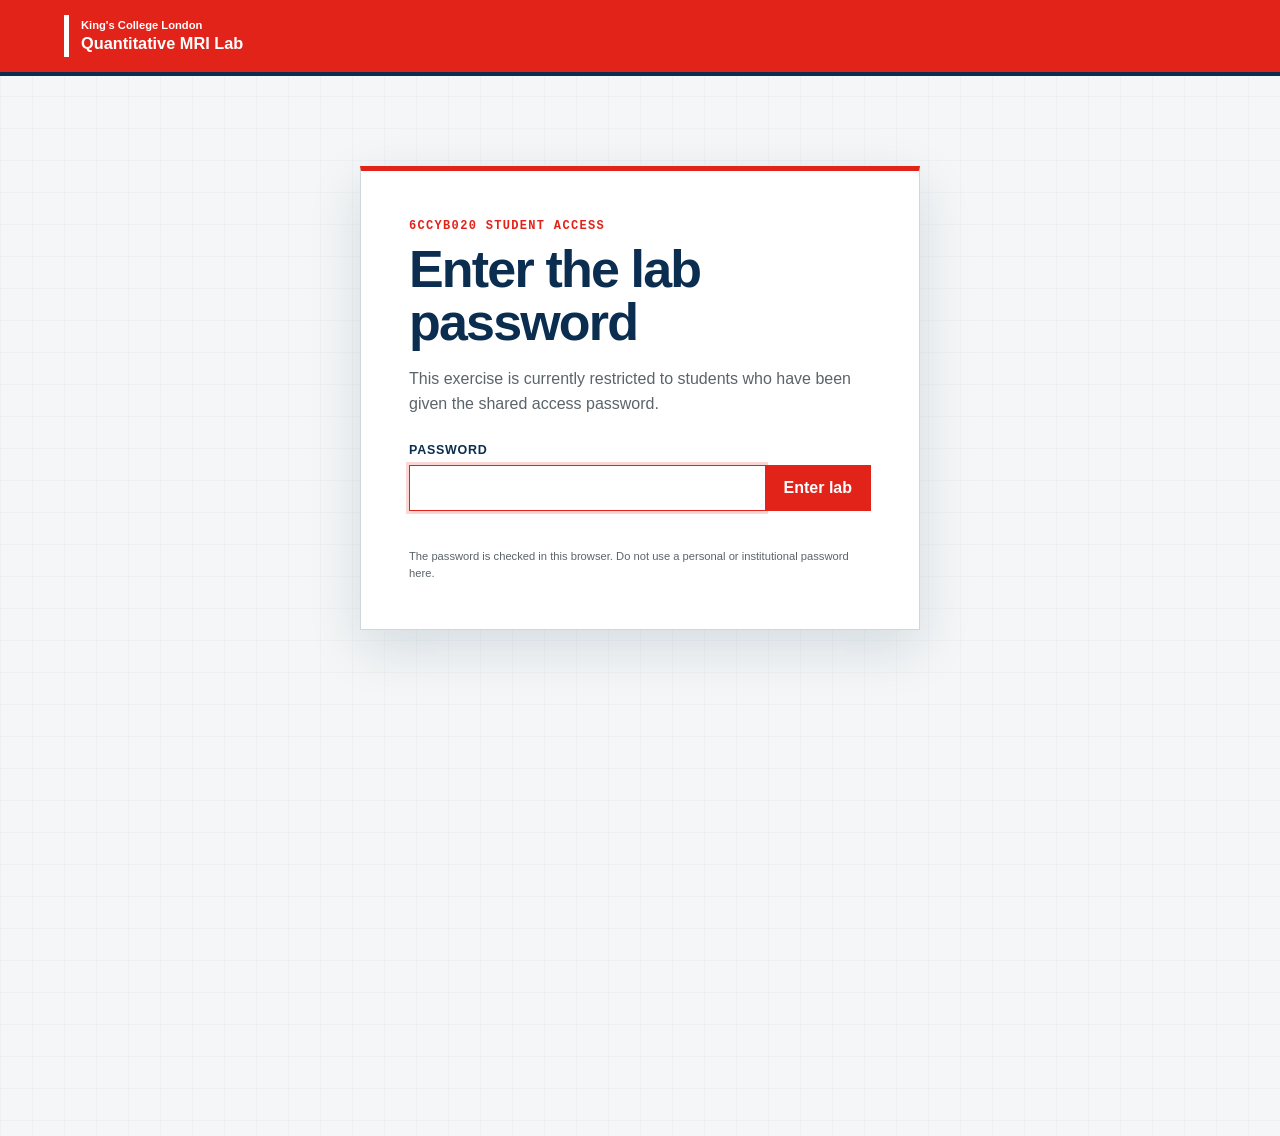
<file: index.html>
<!doctype html>
<html lang="en">
<head>
  <meta charset="utf-8">
  <meta name="viewport" content="width=device-width, initial-scale=1">
  <meta name="theme-color" content="#e2231a">
  <meta name="description" content="Interactive quantitative MRI lab for T1 and T2 mapping and acquisition design.">
  <title>Quantitative MRI Lab</title>
  <link rel="stylesheet" href="styles.css?v=20261107-2">
  <link rel="stylesheet" href="simulator.css?v=20261107-2">
  <link rel="stylesheet" href="kings.css?v=20261107-2">
</head>
<body class="locked">
  <section class="access-gate" id="accessGate" aria-labelledby="accessTitle">
    <header class="access-gate-header">
      <span class="brand-rule" aria-hidden="true"></span>
      <span><small>King's College London</small><strong>Quantitative MRI Lab</strong></span>
    </header>
    <form class="access-card" id="accessForm">
      <p class="eyebrow">6CCYB020 student access</p>
      <h1 id="accessTitle">Enter the lab password</h1>
      <p>This exercise is currently restricted to students who have been given the shared access password.</p>
      <label for="accessPassword">Password</label>
      <div class="access-input-row"><input id="accessPassword" name="password" type="password" autocomplete="current-password" required><button class="primary" type="submit">Enter lab</button></div>
      <p class="access-error" id="accessError" role="alert" aria-live="polite"></p>
      <small>The password is checked in this browser. Do not use a personal or institutional password here.</small>
    </form>
  </section>
  <header class="site-header">
    <a class="brand" href="#welcome" data-step-link="welcome" aria-label="Quantitative MRI Lab home">
      <span class="brand-rule" aria-hidden="true"></span><span class="brand-copy"><span class="institution">King's College London, School of Biomedical Engineering and Imaging Sciences</span><strong>Quantitative MRI Lab</strong></span>
    </a>
    <div class="header-progress" aria-label="Lab progress"><span id="progressText">0 of 5 sections explored</span><span class="progress-track"><span id="progressBar"></span></span></div>
  </header>
  <div class="app-shell">
    <nav class="step-nav" aria-label="Lab sections">
      <button data-step="welcome" class="active"><span>01</span>Start</button><button data-step="t1"><span>02</span>T1 recovery</button><button data-step="t2"><span>03</span>T2 decay</button><button data-step="maps"><span>04</span>Maps</button><button data-step="challenge"><span>05</span>Challenge</button>
    </nav>
    <main id="main">
      <section class="step active" id="welcome" data-step-panel="welcome">
        <div class="hero-grid">
          <div class="hero-copy"><p class="eyebrow">Formative quantitative MRI practical</p><h1>Make MRI quantitative</h1><p class="lede">Explore real phantom data, estimate relaxation times, and decide which measurements make a quantitative map trustworthy.</p><button class="primary" data-next="t1">Begin with T1 recovery</button></div>
          <figure class="phantom-card"><img src="assets/phantom.png" alt="Five sample tubes used to acquire the MRI datasets"><figcaption>The five samples appear in a different order in the MR images. You will identify them by their signal behaviour.</figcaption></figure>
        </div>
        <div class="learning-grid"><article><span>01</span><h2>Read the signal</h2><p>Connect inversion time and echo time to the observed image contrast.</p></article><article><span>02</span><h2>Interrogate the model</h2><p>Explain the role of TR, the scale factor S<sub>0</sub>, magnitude data, and residuals.</p></article><article><span>03</span><h2>Judge the map</h2><p>Use fit quality and spatial variation to distinguish a number from a reliable measurement.</p></article><article><span>04</span><h2>Design an acquisition</h2><p>Trade the number and placement of measurements against precision.</p></article></div>
        <p class="privacy-note">Your progress and answers stay in this browser. No student data are uploaded.</p>
      </section>
      <section class="step" id="t1" data-step-panel="t1">
        <div class="section-heading"><div><p class="eyebrow">Part 1</p><h1>Measure T1 with inversion recovery</h1></div><p>Move through the inversion times, then select a voxel inside one of the samples. The curve is assembled from the same location in all 26 images.</p></div>
        <div class="lab-grid">
          <article class="viewer-panel"><div class="panel-title"><div><span class="kicker">Image series</span><h2>Inversion recovery</h2></div><output id="t1Time">TI 100 ms</output></div><canvas id="t1Image" width="512" height="512" aria-label="Inversion recovery MRI image. Click a sample to select a voxel."></canvas><label class="range-label" for="t1Slider"><span>Inversion time</span><input id="t1Slider" type="range" min="0" max="25" value="0"><span>100 ms — 4000 ms</span></label><p class="microcopy">Click inside a sample. Avoid its edge, where a voxel may contain more than one material.</p></article>
          <article class="fit-panel"><div class="panel-title"><div><span class="kicker">Selected voxel</span><h2>Recovery and residuals</h2></div><span id="t1Coord" class="coord">x 32 · y 36</span></div><canvas id="t1Chart" width="760" height="420" aria-label="T1 signal measurements, fitted inversion recovery curve, and residuals"></canvas><div class="metric-row"><div><small>Estimated T1</small><strong id="t1Value">—</strong></div><div><small>Scale S<sub>0</sub></small><strong id="t1S0">—</strong></div><div><small>Fit RMSE</small><strong id="t1Rmse">—</strong></div></div><details><summary>Show the model and fitting approach</summary><div class="math-block">S(TI) = |S<sub>0</sub>(1 − 2e<sup>−TI/T1</sup>)|</div><p>For each possible T1, the browser finds the best S<sub>0</sub>, then keeps the pair with the smallest squared residual. The residual plot shows the signed difference between each measurement and the fitted curve, making systematic model mismatch easier to identify.</p></details></article>
        </div>
        <div class="question-grid"><article class="question" data-question="t1tr"><p class="question-number">Check your reasoning</p><h2>Why is the TR term absent from this fit?</h2><button data-choice="wrong">TR affects only T2.</button><button data-choice="right">TR was long enough for near-complete recovery.</button><button data-choice="wrong">Magnitude reconstruction removes TR dependence.</button><p class="feedback" aria-live="polite"></p></article><article class="question" data-question="t1mag"><p class="question-number">Look near the null point</p><h2>Why fit the absolute value?</h2><button data-choice="wrong">Relaxation times cannot be negative.</button><button data-choice="wrong">It makes nonlinear fitting faster.</button><button data-choice="right">The reconstructed magnitude image does not preserve signal sign.</button><p class="feedback" aria-live="polite"></p></article></div>
        <div class="section-actions"><button class="secondary" data-next="welcome">Back</button><button class="primary" data-next="t2">Continue to T2 decay</button></div>
      </section>
      <section class="step" id="t2" data-step-panel="t2">
        <div class="section-heading"><div><p class="eyebrow">Part 2</p><h1>Measure T2 with multiple spin echoes</h1></div><p>The same phantom was imaged at 30 echo times. Inspect the decay and use the residuals to decide whether a single exponential describes every measurement.</p></div>
        <div class="lab-grid">
          <article class="viewer-panel"><div class="panel-title"><div><span class="kicker">Image series</span><h2>Spin echo</h2></div><output id="t2Time">TE 15 ms</output></div><canvas id="t2Image" width="512" height="512" aria-label="Spin echo MRI image. Click a sample to select a voxel."></canvas><label class="range-label" for="t2Slider"><span>Echo time</span><input id="t2Slider" type="range" min="0" max="29" value="0"><span>15 ms — 450 ms</span></label><p class="microcopy">At long TE, which samples remain visible? That persistence is evidence about T2, not simply brightness.</p></article>
          <article class="fit-panel"><div class="panel-title"><div><span class="kicker">Selected voxel</span><h2>Decay and residuals</h2></div><span id="t2Coord" class="coord">x 32 · y 36</span></div><canvas id="t2Chart" width="760" height="420" aria-label="T2 signal measurements, fitted exponential, and residuals"></canvas><div class="metric-row"><div><small>Estimated T2</small><strong id="t2Value">—</strong></div><div><small>Scale S<sub>0</sub></small><strong id="t2S0">—</strong></div><div><small>Fit RMSE</small><strong id="t2Rmse">—</strong></div></div><details><summary>Show the model and fitting approach</summary><div class="math-block">S(TE) = S<sub>0</sub>e<sup>−TE/T2</sup></div><p>The TR-dependent contribution is constant across this series and is absorbed into the fitted scale S<sub>0</sub>. The residual plot helps reveal structure that a single exponential misses.</p></details></article>
        </div>
        <article class="question wide" data-question="t2res"><p class="question-number">Evidence in the residuals</p><h2>Which pattern appears repeatedly in this dataset?</h2><div class="choice-row"><button data-choice="wrong">Only the final echo deviates</button><button data-choice="right">Successive echoes alternate around the fit</button><button data-choice="wrong">Every echo has the same offset</button></div><p class="feedback" aria-live="polite"></p></article>
        <div class="section-actions"><button class="secondary" data-next="t1">Back</button><button class="primary" data-next="maps">Build quantitative maps</button></div>
      </section>
      <section class="step" id="maps" data-step-panel="maps">
        <div class="section-heading"><div><p class="eyebrow">Part 3</p><h1>Generate maps</h1></div><p>A map is not calculated from the image as a whole. The signal curve is fitted independently at every included voxel, and each fitted value becomes one coloured map pixel.</p></div>
        <div class="map-toolbar"><div class="segmented" role="group" aria-label="Map parameter"><button class="active" data-map-mode="t1">T1 map</button><button data-map-mode="t2">T2 map</button></div><label for="maskThreshold">Mask threshold <input id="maskThreshold" type="range" min="5" max="55" value="20"><output id="maskOutput">20%</output></label><button class="primary" id="calculateMap">Calculate map</button></div>
        <div class="map-process" aria-label="Voxel-wise map calculation">
          <article><span class="process-number">01</span><div><span class="kicker">Measurements</span><h2>Weighted image series</h2></div><div class="image-stack" aria-hidden="true"><i></i><i></i><i></i></div><p>Take the signal from the same voxel in every image.</p></article>
          <span class="process-arrow" aria-hidden="true">→</span>
          <article><span class="process-number">02</span><div><span class="kicker">Voxel fit</span><h2 id="mapFitTitle">Waiting to calculate</h2></div><canvas id="mapFitCanvas" width="420" height="190" aria-label="Signal measurements and fitted curve for the voxel currently being calculated"></canvas><p id="mapFitLabel">Press Calculate map to begin fitting voxels.</p></article>
          <span class="process-arrow" aria-hidden="true">→</span>
          <article class="value-process"><span class="process-number">03</span><div><span class="kicker">Store the estimate</span><h2>One fitted value becomes one map pixel</h2></div><strong id="mapVoxelValue">— ms</strong><p>Colour encodes the fitted relaxation time, not image brightness.</p></article>
        </div>
        <div class="map-progress" aria-live="polite"><span id="mapProgressText">Map not yet calculated</span><span class="map-progress-track"><span id="mapProgressBar"></span></span></div>
        <div class="map-grid"><article class="map-card"><canvas id="mapCanvas" width="640" height="640" aria-label="Quantitative relaxation map appearing as voxels are fitted"></canvas><div class="colour-key"><span>short</span><i></i><span>long</span></div></article><article class="interpret-card"><span class="kicker">Interpretation</span><h2 id="mapTitle">T1 map awaiting calculation</h2><p id="mapDescription">Choose the parameter and mask, then calculate the voxel-wise map.</p><table><thead><tr><th>Sample</th><th id="meanHead">Mean T1</th><th>Spatial SD</th><th>CV</th></tr></thead><tbody id="mapTable"></tbody></table><p class="microcopy">The sample numbers run from left to right in the MR image. Spatial variation includes image noise and model mismatch; it is not a confidence interval on the mean.</p><article class="callout"><strong>Ask before accepting a map</strong><p>Does the curve fit? Is the mask sensible? Are the measurements placed where they constrain the parameter?</p></article></article></div>
        <div class="section-actions"><button class="secondary" data-next="t2">Back</button><button class="primary" data-next="challenge">Continue to the challenge</button></div>
      </section>
      <section class="step" id="challenge" data-step-panel="challenge">
        <div class="section-heading"><div><p class="eyebrow">Final challenge</p><h1>Minimise the total scan duration</h1></div><p>Design separate T1 and T2 protocols that both meet the precision criterion, then make their summed scan duration as short as possible.</p></div>
        <article class="challenge-brief"><div><span class="kicker">Synthetic experiment</span><h2>Measure T1 and T2 most efficiently</h2></div><p>This challenge uses a numerical phantom with five perfectly homogeneous samples. Every voxel in a sample has the same PD, T1 and T2; only the added Gaussian image noise causes fitted values to vary. The noise is fixed so an identical protocol always gives an identical result. A protocol qualifies when every sample has CV below 10%.</p></article>
        <div class="challenge-grid">
          <article class="control-card">
            <div class="field"><label>Parameter to measure</label><div class="segmented"><button class="active" data-challenge-mode="t1">T1</button><button data-challenge-mode="t2">T2</button></div></div>
            <div class="plan-heading"><div><span class="kicker">Scanner protocol</span><h2>One row produces one weighted image</h2></div></div>
            <div class="plan-scroll"><table class="protocol-table"><thead><tr><th>#</th><th>Sequence</th><th>TI (ms)</th><th>TR (ms)</th><th>TE (ms)</th><th></th></tr></thead><tbody id="planRows"></tbody></table></div>
            <p class="protocol-ranges"><strong>Allowed ranges:</strong> 5 ≤ TE ≤ 500 ms · TE ≤ TR ≤ 10,000 ms · 0 ≤ TI ≤ TR − TE</p>
            <button class="add-row" id="addMeasurement">+ Add measurement</button>
            <div class="scan-time-estimate"><span>Current estimated scan time</span><strong id="currentScanTime">Add measurements</strong><small>Each row is treated as a separate 64-line image: time ≈ 64 × TR.</small></div>
            <div id="protocolValidity" class="protocol-validity" role="status">Add measurements to check the protocol timing.</div>
            <button class="primary full" id="runChallenge">Acquire images and fit</button>
            <p class="microcopy">T1 can be measured with spin echo by varying TR while keeping TE fixed (saturation recovery). Inversion recovery provides an alternative by varying TI. Change one decision at a time and predict how the image contrast will respond.</p>
          </article>
          <article class="result-card">
            <div class="result-header"><div><span class="kicker">Latest acquisition</span><h2 id="challengeVerdict">Ready to scan</h2></div><strong id="challengeScore">—</strong></div>
            <div class="sim-view-grid"><div><canvas id="simulatedImage" class="selectable-image" width="512" height="512" aria-label="Selected simulated noisy weighted MRI image. Click a voxel to inspect its fitted signal."></canvas><p id="simImageLabel" class="image-label">Weighted images will appear here. After acquisition, click a sample voxel to inspect its fit.</p></div><div class="result-plot"><div class="plot-toolbar"><div class="segmented" role="group" aria-label="Result plot"><button class="active" data-result-view="distribution">Distributions</button><button data-result-view="fit">Selected voxel fit</button></div><p id="plotHelp">Violin width shows the density of voxel estimates. Red lines mark the true values; white dots mark measured means.</p></div><canvas id="challengeChart" width="760" height="430" aria-label="Distribution of fitted parameters for each sample"></canvas></div></div>
            <div id="acquisitionStrip" class="acquisition-strip" aria-label="Acquired images"></div>
            <div id="challengeFeedback" class="challenge-feedback">Create a protocol, then acquire the image series.</div>
            <section class="scan-scoreboard" aria-labelledby="scoreboardTitle"><header><div><span class="kicker">Combined challenge</span><h3 id="scoreboardTitle">Best qualifying protocols</h3></div><strong id="totalBestTime">Complete T1 and T2</strong></header><div class="score-row"><span>T1 measurement</span><strong id="t1BestTime">Not yet qualified</strong><small id="t1BestMeta">Worst CV must be below 10%</small></div><div class="score-row"><span>T2 measurement</span><strong id="t2BestTime">Not yet qualified</strong><small id="t2BestMeta">Worst CV must be below 10%</small></div><p>Combined time is calculated only after both separate measurements qualify.</p></section>
            <section class="submission-card" aria-labelledby="submissionTitle"><div><span class="kicker">Prize submission</span><h3 id="submissionTitle">Create a verifiable result</h3><p>After both measurements qualify, generate a code containing your best T1 and T2 protocols and their verified total time. Submit the code and displayed time through the Microsoft Form.</p></div><button class="primary" id="generateSubmission" disabled>Qualify T1 and T2 first</button><p id="submissionStatus" class="submission-status" role="status" aria-live="polite"></p><div id="submissionOutput" class="submission-output" hidden><label for="submissionCode">Submission code</label><textarea id="submissionCode" rows="4" readonly spellcheck="false"></textarea><button class="secondary" id="copySubmission" type="button">Copy code</button><small>The code contains protocol timings and calculated results, but no name, student number or other personal information.</small></div></section>
          </article>
        </div>
        <details class="implementation-note"><summary>Code view: simulation, fitting and scan-time estimate</summary><div class="code-explanation"><h3>Signal simulation</h3><p>Every voxel has hidden values for proton density ρ, T1 and T2. A spin-echo row generates</p><div class="math-block">S = |ρ(1 − e<sup>−TR/T1</sup>)e<sup>−TE/T2</sup>| + ε</div><p>The recovery term changes with TR, so a series of spin-echo images with different TR values and a fixed TE can be fitted for T1. This is a saturation-recovery measurement.</p><p>An inversion-recovery row generates</p><div class="math-block">S = |ρ(1 − 2e<sup>−TI/T1</sup> + e<sup>−TR/T1</sup>)e<sup>−TE/T2</sup>| + ε</div><p>ε is independent zero-mean Gaussian noise with standard deviation 0.02 in the normalised signal units. It is added after taking the signal magnitude, matching the original MATLAB simulator and avoiding an additional magnitude-noise bias. The pseudorandom noise is deterministically seeded from the measurement settings, so repeating or reordering an otherwise identical protocol cannot produce a more favourable noise realisation.</p><h3>One joint fit for any mixture</h3><p>The fitter does not split spin-echo and inversion-recovery images into separate analyses. For each voxel it tests a grid of candidate T1 and T2 pairs. For every pair it evaluates the appropriate equation for each protocol row, solves analytically for the single shared scale ρ, and calculates the sum of squared residuals across all acquired images. The T1, T2 and ρ combination with the smallest residual is retained.</p><p>With only one sequence type, two images can be sufficient: their timing must create different sensitivity to the requested parameter while keeping unwanted weighting controlled. For T1, spin echo needs different TR values with TE fixed; inversion recovery can instead vary TI. For T2, use different TE values with the same recovery settings. A protocol mixing spin echo and inversion recovery has three unknowns in the joint model, so at least three independent measurements are required. Those measurements must vary both recovery weighting and echo-time weighting to separate T1, T2 and ρ.</p><h3>Scan-time model</h3><p>For this challenge, T1 and T2 are optimised as separate measurements. Every protocol row represents a separately acquired 64-line image, so its estimated duration is 64 × TR. The protocol time is the sum across its rows, and the final score is the shortest qualifying T1 time plus the shortest qualifying T2 time. Multi-echo readouts and parallel imaging are not modelled.</p><h3>Reading the plots</h3><p>Each violin contains the fitted voxel values from one sample. Its width shows where estimates are concentrated, the white dot marks their mean, and the red line marks the true mean. Clicking a weighted image selects a voxel and displays that voxel’s measured signals and the predictions from the joint fit in acquisition order.</p></div></details>
        <div class="section-actions"><button class="secondary" data-next="maps">Back to maps</button><button class="primary" data-next="welcome">Return to the start</button></div>
      </section>
    </main>
  </div>
  <div id="status" class="status" role="status" aria-live="polite">Loading MRI datasets…</div>
  <script src="gate.js?v=20261107-2"></script>
</body>
</html>
</file>
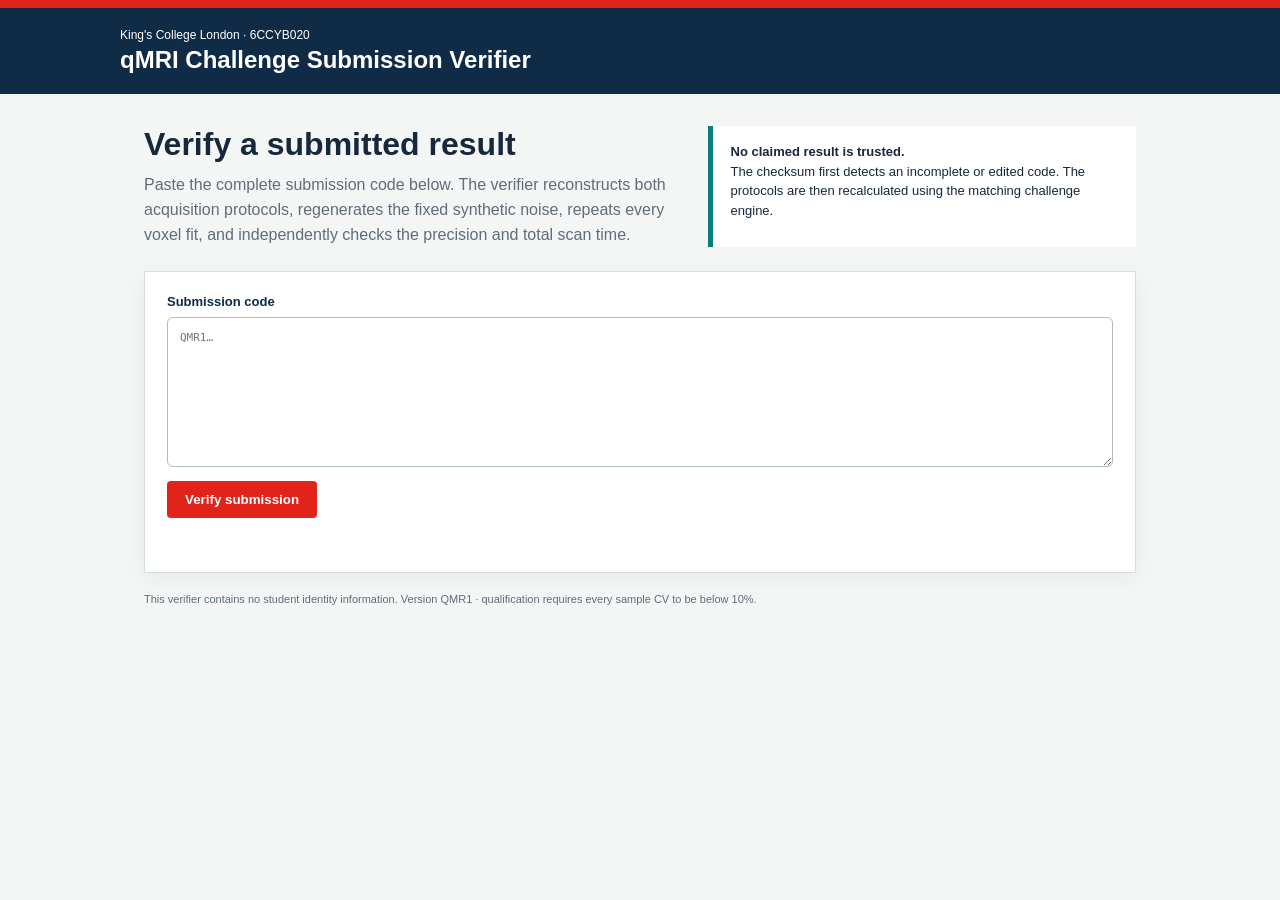
<file: tools/verifier.html>
<!doctype html>
<html lang="en">
<head>
  <meta charset="utf-8">
  <meta name="viewport" content="width=device-width, initial-scale=1">
  <meta name="theme-color" content="#e2231a">
  <meta name="robots" content="noindex,nofollow">
  <title>qMRI Challenge Submission Verifier</title>
  <style>
    :root{--red:#e2231a;--navy:#102b46;--teal:#087e7a;--muted:#5f6c7b;--line:#d5dde1;--paper:#f4f6f5;--good:#087e7a;--bad:#b52d25}*{box-sizing:border-box}body{margin:0;color:#17283d;background:var(--paper);font-family:Arial,Helvetica,sans-serif}.header{padding:20px max(24px,calc((100vw - 1040px)/2));color:white;background:var(--navy);border-top:8px solid var(--red)}.header small,.header strong{display:block}.header small{margin-bottom:4px;font-size:12px}.header strong{font-size:24px}main{max-width:1040px;margin:32px auto;padding:0 24px 60px}.intro{display:grid;grid-template-columns:1fr .8fr;gap:28px;margin-bottom:24px}.intro h1{margin:0 0 10px;font-size:32px}.intro p{margin:0;color:var(--muted);line-height:1.55}.note{padding:16px 18px;border-left:5px solid var(--teal);background:white;font-size:13px;line-height:1.5}.card{padding:22px;border:1px solid var(--line);background:white;box-shadow:0 5px 20px rgba(16,43,70,.06)}label{display:block;margin-bottom:8px;color:var(--navy);font-size:13px;font-weight:800}textarea{display:block;width:100%;min-height:150px;padding:12px;border:1px solid #aebbc3;border-radius:6px;font:11px/1.5 ui-monospace,"SFMono-Regular",Consolas,monospace;resize:vertical}button{margin-top:14px;padding:11px 18px;border:0;border-radius:4px;color:white;background:var(--red);font-weight:800;cursor:pointer}button:disabled{cursor:wait;opacity:.65}.status{min-height:20px;margin:12px 0 0;color:var(--muted);font-size:13px}.result{margin-top:22px}.verdict{display:flex;justify-content:space-between;align-items:center;gap:16px;padding:18px 20px;color:white;background:var(--good)}.verdict.bad{background:var(--bad)}.verdict h2{margin:0;font-size:20px}.verdict strong{font:800 21px ui-monospace,"SFMono-Regular",Consolas,monospace}.metrics{display:grid;grid-template-columns:repeat(3,1fr);border:1px solid var(--line);border-top:0}.metric{padding:15px;border-right:1px solid var(--line)}.metric:last-child{border-right:0}.metric small,.metric strong{display:block}.metric small{color:var(--muted);font-size:10px;text-transform:uppercase;letter-spacing:.08em}.metric strong{margin:5px 0;color:var(--navy);font-size:18px}.metric span{font-size:11px}.protocols{display:grid;grid-template-columns:1fr 1fr;gap:20px;margin-top:20px}.protocol{padding:16px;border:1px solid var(--line);background:white}.protocol h3{margin:0 0 12px;color:var(--navy)}table{width:100%;border-collapse:collapse;font-size:11px}th,td{padding:7px 5px;border-bottom:1px solid var(--line);text-align:right}th:first-child,td:first-child{text-align:left}.error{padding:16px 18px;border-left:5px solid var(--bad);color:#802019;background:#fff0ee;font-weight:700}.foot{margin-top:18px;color:var(--muted);font-size:11px;line-height:1.5}@media(max-width:720px){.intro,.protocols{grid-template-columns:1fr}.metrics{grid-template-columns:1fr}.metric{border-right:0;border-bottom:1px solid var(--line)}.verdict{align-items:flex-start;flex-direction:column}}
  </style>
</head>
<body>
  <header class="header"><small>King's College London · 6CCYB020</small><strong>qMRI Challenge Submission Verifier</strong></header>
  <main>
    <section class="intro"><div><h1>Verify a submitted result</h1><p>Paste the complete submission code below. The verifier reconstructs both acquisition protocols, regenerates the fixed synthetic noise, repeats every voxel fit, and independently checks the precision and total scan time.</p></div><aside class="note"><strong>No claimed result is trusted.</strong><br>The checksum first detects an incomplete or edited code. The protocols are then recalculated using the matching challenge engine.</aside></section>
    <form class="card" id="verifyForm"><label for="code">Submission code</label><textarea id="code" required spellcheck="false" autocomplete="off" placeholder="QMR1…"></textarea><button id="verifyButton" type="submit">Verify submission</button><p class="status" id="status" role="status" aria-live="polite"></p></form>
    <section class="result" id="result" hidden></section>
    <p class="foot">This verifier contains no student identity information. Version <span id="engineVersion">—</span> · qualification requires every sample CV to be below 10%.</p>
  </main>
  <script src="../challenge-core.js?v=20261107-2"></script>
  <script>
    const form=document.querySelector('#verifyForm'),button=document.querySelector('#verifyButton'),status=document.querySelector('#status'),result=document.querySelector('#result');
    document.querySelector('#engineVersion').textContent=QMRIChallenge.VERSION;
    const formatDuration=seconds=>{const rounded=Math.round(seconds);if(rounded<60)return`${rounded} s`;const minutes=Math.floor(rounded/60),secs=rounded%60;return secs?`${minutes} min ${String(secs).padStart(2,'0')} s`:`${minutes} min`};
    const protocolTable=plan=>`<table><thead><tr><th>Sequence</th><th>TI</th><th>TR</th><th>TE</th></tr></thead><tbody>${plan.map(m=>`<tr><td>${m.sequence==='ir'?'IR':'Spin echo'}</td><td>${m.sequence==='ir'?m.ti:'—'}</td><td>${m.tr}</td><td>${m.te}</td></tr>`).join('')}</tbody></table>`;
    form.addEventListener('submit',async event=>{
      event.preventDefault();result.hidden=true;button.disabled=true;button.textContent='Recalculating…';status.textContent='Checking the code and repeating both voxel-wise simulations and fits…';
      await new Promise(resolve=>requestAnimationFrame(()=>resolve()));
      try{
        const verification=await QMRIChallenge.verifySubmissionCode(document.querySelector('#code').value),a1=verification.analyses.t1,a2=verification.analyses.t2;
        const verdict=verification.valid?'Verified qualifying result':'Result rejected';
        result.innerHTML=`<div class="verdict ${verification.valid?'':'bad'}"><h2>${verdict}</h2><strong>${formatDuration(verification.totalSeconds)} total</strong></div><div class="metrics"><div class="metric"><small>T1 measurement</small><strong>${formatDuration(a1.seconds)}</strong><span>${a1.worst.toFixed(1)}% worst CV · ${a1.qualifies?'qualifies':'does not qualify'}</span></div><div class="metric"><small>T2 measurement</small><strong>${formatDuration(a2.seconds)}</strong><span>${a2.worst.toFixed(1)}% worst CV · ${a2.qualifies?'qualifies':'does not qualify'}</span></div><div class="metric"><small>Integrity checks</small><strong>${verification.checksumValid&&verification.resultMatches?'Passed':'Failed'}</strong><span>Code ${verification.payload.v} · claimed and recalculated results ${verification.resultMatches?'match':'do not match'}</span></div></div><div class="protocols"><section class="protocol"><h3>T1 protocol</h3>${protocolTable(verification.plans.t1)}</section><section class="protocol"><h3>T2 protocol</h3>${protocolTable(verification.plans.t2)}</section></div>`;
        result.hidden=false;status.textContent=verification.valid?'Verification complete. The time, protocols and qualification all agree.':'Verification complete, but the submission did not pass every check.';
      }catch(error){result.innerHTML=`<div class="error">${error.message}</div>`;result.hidden=false;status.textContent='The submission could not be verified.';}
      finally{button.disabled=false;button.textContent='Verify submission';}
    });
  </script>
</body>
</html>
</file>
<file: styles.css>
:root{--ink:#122238;--muted:#627086;--paper:#f5f6f2;--white:#fff;--line:#d9ded8;--navy:#102b46;--teal:#087e7a;--teal-dark:#075d5b;--lime:#c8e46b;--coral:#e86d55;--gold:#d89b2b;--shadow:0 18px 50px rgba(16,43,70,.10);font-family:Inter,ui-sans-serif,system-ui,-apple-system,BlinkMacSystemFont,"Segoe UI",sans-serif;color:var(--ink);background:var(--paper)}*{box-sizing:border-box}html{scroll-behavior:smooth}body{margin:0;min-height:100vh;background:linear-gradient(140deg,#f7f8f4,#eef2ee)}button,input,select{font:inherit}.site-header{height:78px;padding:0 32px;border-bottom:1px solid var(--line);background:rgba(255,255,255,.92);backdrop-filter:blur(16px);display:flex;align-items:center;justify-content:space-between;position:sticky;top:0;z-index:20}.brand{display:flex;align-items:center;gap:12px;color:var(--ink);text-decoration:none}.brand-mark{width:42px;height:42px;border-radius:50%;display:grid;place-items:center;background:var(--navy);color:var(--lime);font-family:Georgia,serif;font-size:28px;font-style:italic}.brand strong{display:block;font-size:16px}.brand small{display:block;color:var(--muted);margin-top:2px}.header-progress{display:flex;align-items:center;gap:12px;color:var(--muted);font-size:13px}.progress-track{width:150px;height:7px;border-radius:10px;background:#e5e9e4;overflow:hidden}.progress-track span{display:block;width:0;height:100%;background:var(--teal);transition:width .3s}.app-shell{display:grid;grid-template-columns:220px minmax(0,1fr);max-width:1500px;margin:0 auto}.step-nav{padding:34px 20px;position:sticky;top:78px;height:calc(100vh - 78px);border-right:1px solid var(--line);display:flex;flex-direction:column;gap:8px}.step-nav button{border:0;background:transparent;border-radius:10px;padding:13px 14px;text-align:left;color:var(--muted);cursor:pointer;font-weight:650;transition:.2s}.step-nav button span{display:inline-grid;place-items:center;width:27px;height:27px;margin-right:9px;border:1px solid var(--line);border-radius:50%;font-size:11px}.step-nav button em{display:block;margin:3px 0 0 40px;font-size:10px;font-style:normal;text-transform:uppercase;letter-spacing:.08em;color:var(--teal)}.step-nav button:hover,.step-nav button.active{background:var(--white);color:var(--navy);box-shadow:0 5px 20px rgba(16,43,70,.07)}.step-nav button.active span{background:var(--teal);border-color:var(--teal);color:white}main{min-width:0;padding:52px clamp(28px,5vw,76px) 80px}.step{display:none;animation:rise .35s ease}.step.active{display:block}@keyframes rise{from{opacity:.3;transform:translateY(8px)}to{opacity:1;transform:none}}.eyebrow,.kicker,.question-number{text-transform:uppercase;letter-spacing:.11em;font-size:12px;font-weight:800;color:var(--teal);margin:0 0 10px}h1,h2,p{margin-top:0}h1{font-family:Georgia,serif;font-size:clamp(38px,4.7vw,67px);line-height:1.02;letter-spacing:-.035em;font-weight:500}h2{font-size:20px;line-height:1.25}.lede{font-size:20px;line-height:1.55;color:#435169;max-width:760px}.primary,.secondary{border-radius:10px;padding:13px 18px;border:1px solid var(--teal);font-weight:750;cursor:pointer;transition:.2s}.primary{background:var(--teal);color:white}.primary:hover{background:var(--teal-dark);transform:translateY(-1px)}.secondary{background:transparent;color:var(--teal)}.full{width:100%}.hero-grid{display:grid;grid-template-columns:1.15fr .85fr;gap:56px;align-items:center;padding:25px 0 70px}.hero-copy h1{max-width:800px}.phantom-card{margin:0;background:var(--navy);padding:16px;border-radius:18px;box-shadow:var(--shadow);transform:rotate(1.2deg)}.phantom-card img{display:block;width:100%;border-radius:10px;background:white}.phantom-card figcaption{color:#dce5ea;padding:15px 8px 4px;line-height:1.5;font-size:13px}.time-plan{display:flex;flex-wrap:wrap;gap:8px;margin:28px 0}.time-plan span{border:1px solid var(--line);background:rgba(255,255,255,.7);border-radius:30px;padding:8px 12px;font-size:12px}.learning-grid{display:grid;grid-template-columns:repeat(4,1fr);gap:16px}.learning-grid article{background:var(--white);padding:24px;border-radius:14px;border:1px solid var(--line)}.learning-grid article>span{color:var(--teal);font-weight:800}.learning-grid h2{margin:30px 0 10px}.learning-grid p{font-size:14px;line-height:1.55;color:var(--muted);margin:0}.privacy-note{margin:26px 0 0;color:var(--muted);font-size:13px}.section-heading{display:grid;grid-template-columns:1.1fr .9fr;gap:50px;align-items:end;margin-bottom:36px}.section-heading h1{font-size:clamp(36px,4vw,58px);margin-bottom:0}.section-heading>p{font-size:17px;line-height:1.6;color:var(--muted);margin-bottom:6px}.lab-grid{display:grid;grid-template-columns:minmax(330px,.8fr) minmax(460px,1.2fr);gap:20px}.viewer-panel,.fit-panel,.map-card,.interpret-card,.control-card,.result-card{background:var(--white);border:1px solid var(--line);border-radius:16px;padding:22px;box-shadow:0 8px 30px rgba(16,43,70,.05)}.panel-title{display:flex;justify-content:space-between;align-items:start;margin-bottom:15px}.panel-title h2{margin:0}.panel-title output,.coord{background:#edf5ee;border-radius:20px;padding:7px 10px;font-size:12px;color:var(--teal-dark);font-weight:750}#t1Image,#t2Image{display:block;width:100%;aspect-ratio:1;background:#07111b;border-radius:10px;image-rendering:pixelated;cursor:crosshair}.range-label{display:grid;grid-template-columns:100px 1fr;gap:8px;margin-top:18px;font-size:13px;font-weight:700}.range-label input{width:100%;accent-color:var(--teal)}.range-label span:last-child{grid-column:2;color:var(--muted);font-size:11px}.microcopy{font-size:12px;line-height:1.5;color:var(--muted);margin:14px 0 0}.fit-panel canvas{display:block;width:100%;height:auto;border-radius:8px;background:#fbfcfa}.metric-row{display:grid;grid-template-columns:repeat(3,1fr);border-top:1px solid var(--line);border-bottom:1px solid var(--line);margin:10px 0 14px}.metric-row div{padding:14px;border-right:1px solid var(--line)}.metric-row div:last-child{border:0}.metric-row small{display:block;color:var(--muted);margin-bottom:5px}.metric-row strong{font-size:20px;color:var(--navy)}details{border-top:1px solid var(--line);padding-top:12px}summary{cursor:pointer;color:var(--teal-dark);font-weight:700;font-size:13px}.math-block{font-family:Georgia,serif;font-size:21px;background:#f0f3ee;padding:14px;border-radius:8px;margin:12px 0}details p{color:var(--muted);font-size:13px;line-height:1.55}.question-grid{display:grid;grid-template-columns:repeat(2,1fr);gap:18px;margin-top:20px}.question{background:var(--navy);color:white;border-radius:15px;padding:24px}.question.wide{margin-top:20px}.question h2{font-family:Georgia,serif;font-size:24px;font-weight:500}.question button{display:block;width:100%;text-align:left;margin:8px 0;border:1px solid #496076;border-radius:9px;padding:11px 13px;background:#183b5a;color:#eef4f5;cursor:pointer}.question button:hover{border-color:var(--lime)}.question button.correct{border-color:var(--lime);background:#1c584f}.question button.incorrect{border-color:var(--coral);background:#603a43}.feedback{min-height:20px;margin:12px 0 0;font-size:13px;color:#d8e4e6}.choice-row{display:grid;grid-template-columns:repeat(3,1fr);gap:8px}.section-actions{display:flex;justify-content:space-between;margin-top:28px}.map-toolbar{display:flex;justify-content:space-between;align-items:center;margin-bottom:18px}.segmented{display:inline-flex;padding:4px;background:#e4e9e4;border-radius:10px}.segmented button{border:0;background:transparent;padding:9px 14px;border-radius:7px;cursor:pointer;color:var(--muted);font-weight:700}.segmented button.active{background:var(--white);color:var(--teal-dark);box-shadow:0 2px 10px rgba(16,43,70,.1)}.map-toolbar label{display:flex;align-items:center;gap:10px;font-size:13px;font-weight:700}.map-grid{display:grid;grid-template-columns:1fr 1fr;gap:20px}.map-card canvas{width:100%;display:block;background:#07111b;border-radius:10px;image-rendering:pixelated}.colour-key{display:flex;align-items:center;gap:10px;font-size:11px;color:var(--muted);margin-top:12px}.colour-key i{height:8px;flex:1;border-radius:10px;background:linear-gradient(90deg,#17255e,#087e7a,#c8e46b,#f1c453)}.interpret-card h2{font-family:Georgia,serif;font-size:30px;font-weight:500;margin-top:8px}.interpret-card>p{line-height:1.55;color:var(--muted)}table{width:100%;border-collapse:collapse;font-size:13px;margin:20px 0}th,td{text-align:right;padding:11px 8px;border-bottom:1px solid var(--line)}th:first-child,td:first-child{text-align:left}.callout{background:#eff4e2;border-left:4px solid var(--lime);padding:16px;margin-top:20px}.callout p{margin:5px 0 0;font-size:13px;line-height:1.5}.challenge-grid{display:grid;grid-template-columns:.72fr 1.28fr;gap:20px}.field{margin-bottom:22px}.field>label{display:flex;justify-content:space-between;font-size:13px;font-weight:750;margin-bottom:9px}.field input,.field select{width:100%;accent-color:var(--teal)}.field select{padding:11px;border:1px solid var(--line);border-radius:8px;background:white}.scan-plan{background:#f0f3ee;border-radius:10px;padding:15px;margin-bottom:16px}.scan-plan>div{display:flex;gap:5px;flex-wrap:wrap}.scan-plan span.time{font-size:10px;background:white;border:1px solid var(--line);border-radius:20px;padding:5px 7px}.result-header{display:flex;justify-content:space-between}.result-header h2{font-family:Georgia,serif;font-size:29px;font-weight:500}.result-header>strong{font-size:28px;color:var(--teal)}.result-card canvas{width:100%}.challenge-feedback{background:#edf4f3;padding:13px;border-radius:8px;font-size:13px;line-height:1.5}.attempts{display:flex;justify-content:space-between;border-top:1px solid var(--line);margin-top:16px;padding-top:14px;font-size:13px}.implementation-note{margin-top:20px;background:white;border:1px solid var(--line);border-radius:12px;padding:16px}.status{position:fixed;right:22px;bottom:22px;background:var(--navy);color:white;padding:11px 15px;border-radius:9px;box-shadow:var(--shadow);font-size:12px;transition:.3s}.status.ready{opacity:0;pointer-events:none}@media(max-width:1050px){.app-shell{grid-template-columns:1fr}.step-nav{position:sticky;top:78px;z-index:15;height:auto;padding:9px 16px;flex-direction:row;overflow:auto;border-right:0;border-bottom:1px solid var(--line);background:rgba(245,246,242,.96)}.step-nav button{white-space:nowrap;padding:8px 10px}.step-nav button em{display:none}main{padding-top:35px}.hero-grid,.section-heading,.lab-grid,.map-grid,.challenge-grid{grid-template-columns:1fr}.learning-grid{grid-template-columns:repeat(2,1fr)}.phantom-card{max-width:620px}.section-heading{gap:15px}}@media(max-width:680px){.site-header{padding:0 14px}.header-progress{display:none}.brand small{display:none}main{padding:28px 14px 60px}.step-nav button span{display:none}.hero-grid{gap:28px;padding-bottom:40px}.learning-grid,.question-grid,.choice-row{grid-template-columns:1fr}.map-toolbar{align-items:flex-start;gap:15px;flex-direction:column}.section-actions{gap:10px}.section-actions button{flex:1}.metric-row strong{font-size:16px}.viewer-panel,.fit-panel,.map-card,.interpret-card,.control-card,.result-card{padding:15px}}
</file>
<file: simulator.css>
.plan-heading{display:flex;align-items:flex-start;justify-content:space-between;gap:12px;margin-bottom:12px}.plan-heading h2{margin:0;font-size:17px}.compact{padding:8px 10px;font-size:12px;white-space:nowrap}.plan-scroll{overflow-x:auto;margin:0 -6px}.protocol-table{min-width:620px;margin:0 0 6px;font-size:12px}.protocol-table th,.protocol-table td{padding:6px 4px;text-align:center}.protocol-table th:first-child,.protocol-table td:first-child{text-align:center;width:24px}.protocol-table select,.protocol-table input{width:90px;min-width:0;border:1px solid var(--line);border-radius:6px;padding:7px 5px;background:white}.protocol-table select{width:122px}.protocol-table input:disabled{background:#edf0ed;color:#9aa49d}.protocol-table tr.invalid-timing td{background:#fff2ef}.protocol-table tr.invalid-timing input:not(:disabled),.protocol-table tr.invalid-timing select{border-color:#c7352b;box-shadow:0 0 0 1px #c7352b}.protocol-ranges{margin:0 0 12px;color:#425066;font-size:11px;line-height:1.45}.protocol-validity{margin:-4px 0 12px;padding:9px 11px;border-left:4px solid #758190;background:#f0f2f4;color:#425066;font-size:12px;font-weight:700}.protocol-validity.valid{border-left-color:#087e7a;background:#edf8f5;color:#075d5b}.protocol-validity.invalid{border-left-color:#c7352b;background:#fff2ef;color:#9d211b}#runChallenge:disabled{cursor:not-allowed;background:#758190;border-color:#758190;opacity:.8}.remove-measurement{border:0;background:#f7e9e5;color:#a24433;border-radius:50%;width:28px;height:28px;cursor:pointer;font-weight:800}.add-row{width:100%;border:1px dashed #9ab4ad;background:#f3f8f6;color:var(--teal-dark);border-radius:8px;padding:9px;margin:0 0 14px;cursor:pointer;font-weight:700}.sim-view-grid{display:grid;grid-template-columns:minmax(190px,.72fr) minmax(300px,1.28fr);gap:16px;align-items:center}.sim-view-grid>div{min-width:0}.sim-view-grid canvas{display:block;width:100%;height:auto;background:#07111b;border-radius:9px;image-rendering:pixelated}.sim-view-grid #challengeChart{background:#fbfcfa;image-rendering:auto}.image-label{min-height:34px;margin:8px 0 0;color:var(--muted);font-size:11px;line-height:1.4}.acquisition-strip{display:flex;gap:8px;overflow-x:auto;padding:12px 2px;margin:8px 0;border-top:1px solid var(--line);border-bottom:1px solid var(--line)}.acquisition-thumb{flex:0 0 78px;border:2px solid transparent;background:#07111b;border-radius:8px;padding:3px;color:white;cursor:pointer;text-align:left}.acquisition-thumb.active{border-color:var(--lime)}.acquisition-thumb canvas{display:block;width:68px;height:68px;image-rendering:pixelated;border-radius:4px}.acquisition-thumb span{display:block;padding:4px 2px 1px;font-size:9px;white-space:nowrap;overflow:hidden;text-overflow:ellipsis}.fit-results{margin:10px 0 16px}.fit-status{font-weight:800}.fit-status.good{color:var(--teal)}.fit-status.poor{color:var(--coral)}
@media(max-width:1050px){.sim-view-grid{grid-template-columns:1fr 1.2fr}.protocol-table{min-width:590px}}
@media(max-width:680px){.sim-view-grid{grid-template-columns:1fr}.sim-view-grid>div{max-width:310px}.plan-heading{align-items:center}.protocol-table{min-width:560px}.result-header{gap:10px}.result-header>strong{font-size:20px}}
.challenge-grid>*{min-width:0}.plan-scroll{max-width:100%}.selectable-image{cursor:crosshair}.result-plot{min-width:0}.plot-toolbar{display:flex;align-items:center;justify-content:space-between;gap:10px;margin-bottom:8px}.plot-toolbar .segmented button{font-size:11px;padding:7px 9px}.plot-toolbar p{margin:0;max-width:330px;color:var(--muted);font-size:10px;line-height:1.35}.plot-legend{font-size:11px;color:var(--muted)}
@media(max-width:680px){.plot-toolbar{align-items:flex-start;flex-direction:column}.plot-toolbar p{max-width:none}}
.challenge-brief{display:grid;grid-template-columns:.75fr 1.25fr;gap:24px;align-items:center;margin:-10px 0 20px;padding:18px 22px;color:#fff;background:var(--navy);border-left:5px solid var(--teal)}.challenge-brief h2{margin:0;font-size:18px}.challenge-brief p{margin:0;color:#e2e9ed;font-size:13px;line-height:1.55}.scan-time-estimate{margin:0 0 14px;padding:13px 14px;background:#edf1f3;border-left:4px solid var(--teal)}.scan-time-estimate span,.scan-time-estimate small{display:block}.scan-time-estimate span{color:var(--muted);font:800 10px ui-monospace,"SFMono-Regular",Consolas,monospace;text-transform:uppercase;letter-spacing:.08em}.scan-time-estimate strong{display:block;margin:5px 0;color:var(--navy);font:800 19px ui-monospace,"SFMono-Regular",Consolas,monospace}.scan-time-estimate small{color:var(--muted);font-size:10px;line-height:1.4}.scan-scoreboard{margin-top:16px;border:1px solid var(--line);border-top:4px solid var(--teal);background:#fff}.scan-scoreboard header{display:flex;justify-content:space-between;align-items:center;gap:18px;padding:14px 16px;background:#f7f8f9;border-bottom:1px solid var(--line)}.scan-scoreboard header h3{margin:0;font-size:16px}.scan-scoreboard header>strong{color:var(--teal);font:800 18px ui-monospace,"SFMono-Regular",Consolas,monospace;text-align:right}.score-row{display:grid;grid-template-columns:1fr auto;gap:3px 12px;padding:12px 16px;border-bottom:1px solid var(--line)}.score-row>span{font-size:13px;font-weight:800}.score-row>strong{color:var(--navy);font:800 14px ui-monospace,"SFMono-Regular",Consolas,monospace}.score-row>small{grid-column:1/-1;color:var(--muted);font-size:10px}.scan-scoreboard>p{margin:0;padding:11px 16px;color:var(--muted);font-size:10px;line-height:1.45}.result-header>strong{max-width:190px;text-align:right;font-family:ui-monospace,"SFMono-Regular",Consolas,monospace;font-size:22px}
@media(max-width:680px){.challenge-brief{grid-template-columns:1fr;gap:7px}.scan-scoreboard header{align-items:flex-start;flex-direction:column}.scan-scoreboard header>strong{text-align:left}.result-header>strong{font-size:17px}}
.submission-card{display:grid;grid-template-columns:1fr auto;gap:12px 18px;align-items:center;margin-top:16px;padding:18px;border:1px solid var(--line);border-left:5px solid var(--coral);background:#fff}.submission-card h3{margin:0 0 5px;font-size:16px}.submission-card p{margin:0;color:var(--muted);font-size:11px;line-height:1.5}.submission-card>button{white-space:nowrap}.submission-status{grid-column:1/-1;min-height:17px;color:var(--teal-dark)!important;font-weight:700}.submission-output{grid-column:1/-1;display:grid;grid-template-columns:1fr auto;gap:7px 10px;align-items:end}.submission-output[hidden]{display:none}.submission-output label{grid-column:1/-1;color:var(--navy);font-size:11px;font-weight:800}.submission-output textarea{width:100%;min-height:84px;resize:vertical;border:1px solid var(--line);border-radius:7px;padding:9px;color:#23354d;background:#f7f8f9;font:10px/1.45 ui-monospace,"SFMono-Regular",Consolas,monospace;overflow-wrap:anywhere}.submission-output small{grid-column:1/-1;color:var(--muted);font-size:9px;line-height:1.4}
@media(max-width:680px){.submission-card{grid-template-columns:1fr}.submission-card>button,.submission-status,.submission-output{grid-column:1}.submission-output{grid-template-columns:1fr}.submission-output button{width:100%}}
</file>
<file: kings.css>
/* King's College London visual system shared with the MRI contrast and k-space labs. */
:root {
  --ink:#0a2d50; --muted:#5a6469; --paper:#f4f6f7; --white:#fff;
  --line:#cdd7dc; --navy:#0a2d50; --teal:#e2231a; --teal-dark:#b51c15;
  --lime:#f7aaa6; --coral:#c83296; --gold:#e2231a;
  --shadow:0 18px 50px rgba(10,45,80,.13);
  font-family:Arial,"Helvetica Neue",Helvetica,sans-serif;
}
body {
  background-color:var(--paper);
  background-image:linear-gradient(rgba(10,45,80,.025) 1px,transparent 1px),linear-gradient(90deg,rgba(10,45,80,.025) 1px,transparent 1px);
  background-size:32px 32px;
}
.site-header { height:72px; padding:0 5vw; background:var(--teal); border-bottom:4px solid var(--navy); backdrop-filter:none; }
.brand { gap:12px; color:#fff; }
.brand-rule { width:5px; height:42px; flex:0 0 auto; background:#fff; }
.brand-copy { display:grid; gap:3px; min-width:0; }
.brand .institution { font-size:.7rem; font-weight:700; line-height:1.15; letter-spacing:.015em; white-space:nowrap; overflow:hidden; text-overflow:ellipsis; }
.brand strong { font-size:1.02rem; font-weight:800; letter-spacing:-.02em; }
.header-progress { color:#fff; font:700 .72rem ui-monospace,"SFMono-Regular",Consolas,monospace; text-transform:uppercase; letter-spacing:.06em; }
.progress-track { height:6px; border-radius:0; background:rgba(255,255,255,.35); }
.progress-track span { background:#fff; }
.app-shell { max-width:1440px; }
.step-nav { top:72px; height:calc(100vh - 72px); border-color:var(--line); background:#edf1f3; }
.step-nav button { border-radius:0; font:700 .73rem ui-monospace,"SFMono-Regular",Consolas,monospace; text-transform:uppercase; letter-spacing:.035em; }
.step-nav button span { border-radius:0; }
.step-nav button:hover,.step-nav button.active { background:#fff; color:var(--navy); box-shadow:none; border-left:4px solid var(--teal); }
.step-nav button.active span { background:var(--teal); border-color:var(--teal); }
h1,.question h2,.interpret-card h2,.result-header h2 { font-family:Arial,"Helvetica Neue",Helvetica,sans-serif; font-weight:700; }
.eyebrow,.kicker,.question-number { color:var(--teal); font-family:ui-monospace,"SFMono-Regular",Consolas,monospace; }
.primary,.secondary,.segmented,.segmented button,.viewer-panel,.fit-panel,.map-card,.interpret-card,.control-card,.result-card,.learning-grid article,.question,.phantom-card,.implementation-note,.callout,.status,.math-block,.panel-title output,.coord { border-radius:1px; }
.primary { background:var(--teal); border-color:var(--teal); }
.primary:hover { background:var(--navy); }
.secondary { color:var(--teal); border-color:var(--teal); }
.segmented { background:#e9eef0; }
.segmented button.active { color:#fff; background:var(--teal); box-shadow:none; }
.phantom-card { background:var(--navy); transform:none; }
.learning-grid article,.viewer-panel,.fit-panel,.map-card,.interpret-card,.control-card,.result-card { box-shadow:0 8px 28px rgba(10,45,80,.07); }
.question { background:var(--navy); }
.question button { border-radius:1px; background:#183b5a; }
.question button:hover { border-color:#fff; }
.question button.correct { background:#1c584f; border-color:#fff; }
.question button.incorrect { background:#603a43; border-color:#f7aaa6; }
.callout { background:#fff1f0; border-left-color:var(--teal); }
summary { color:var(--teal-dark); }

.map-toolbar { display:grid; grid-template-columns:auto 1fr auto; gap:20px; }
.map-toolbar label { justify-self:end; }
.map-toolbar .primary { white-space:nowrap; }
.map-process { display:grid; grid-template-columns:1fr auto 1.25fr auto 1fr; gap:14px; align-items:stretch; margin:0 0 18px; }
.map-process article { position:relative; min-width:0; padding:18px; background:#fff; border:1px solid var(--line); border-top:4px solid var(--teal); }
.map-process article>div:first-of-type { padding-right:28px; }
.map-process h2 { margin:0; font-size:1rem; }
.map-process p { margin:10px 0 0; color:var(--muted); font-size:.75rem; line-height:1.45; }
.process-number { position:absolute; right:12px; top:12px; color:var(--teal); font:800 .67rem ui-monospace,"SFMono-Regular",Consolas,monospace; }
.process-arrow { align-self:center; color:var(--teal); font-size:1.65rem; font-weight:900; }
.image-stack { position:relative; width:92px; height:62px; margin:16px auto 4px; }
.image-stack i { position:absolute; width:55px; height:55px; border:2px solid #fff; background:radial-gradient(circle at 35% 55%,#dfe5e8 0 14%,transparent 15%),radial-gradient(circle at 65% 48%,#aebdc4 0 15%,transparent 16%),#07111b; box-shadow:0 2px 8px rgba(10,45,80,.2); }
.image-stack i:nth-child(1) { left:0; top:0; }
.image-stack i:nth-child(2) { left:18px; top:4px; }
.image-stack i:nth-child(3) { left:36px; top:8px; }
.map-process canvas { display:block; width:100%; height:auto; margin-top:10px; background:#f7f8f9; border:1px solid var(--line); }
.value-process strong { display:block; margin:17px 0 4px; padding:14px; color:var(--teal); background:#fff1f0; border:1px solid rgba(226,35,26,.3); font:800 1.45rem ui-monospace,"SFMono-Regular",Consolas,monospace; text-align:center; }
.map-progress { display:grid; grid-template-columns:auto 1fr; gap:16px; align-items:center; margin-bottom:14px; color:var(--muted); font:700 .7rem ui-monospace,"SFMono-Regular",Consolas,monospace; text-transform:uppercase; letter-spacing:.04em; }
.map-progress-track { height:7px; background:#dfe5e8; }
.map-progress-track span { display:block; width:0; height:100%; background:linear-gradient(90deg,var(--teal),var(--navy)); transition:width .08s linear; }
.colour-key i { border-radius:0; }
button:disabled { cursor:wait; opacity:.68; }

body.locked { overflow:hidden; }
body.locked>.site-header,body.locked>.app-shell,body.locked>.status { visibility:hidden; }
.access-gate { position:fixed; z-index:1000; inset:0; overflow:auto; background-color:var(--paper); background-image:linear-gradient(rgba(10,45,80,.025) 1px,transparent 1px),linear-gradient(90deg,rgba(10,45,80,.025) 1px,transparent 1px); background-size:32px 32px; }
.access-gate[hidden] { display:none; }
.access-gate-header { height:76px; display:flex; align-items:center; gap:12px; padding:0 5vw; color:#fff; background:var(--teal); border-bottom:4px solid var(--navy); }
.access-gate-header small,.access-gate-header strong { display:block; }
.access-gate-header small { margin-bottom:3px; font-size:.7rem; font-weight:700; }
.access-gate-header strong { font-size:1.02rem; }
.access-card { width:min(560px,calc(100% - 36px)); margin:clamp(48px,10vh,110px) auto; padding:clamp(28px,5vw,48px); background:#fff; border:1px solid var(--line); border-top:5px solid var(--teal); box-shadow:var(--shadow); }
.access-card h1 { margin-bottom:18px; font-size:clamp(2rem,6vw,3.25rem); line-height:1.02; }
.access-card>p:not(.eyebrow):not(.access-error) { color:var(--muted); line-height:1.55; }
.access-card label { display:block; margin:26px 0 8px; color:var(--navy); font-size:.78rem; font-weight:800; text-transform:uppercase; letter-spacing:.06em; }
.access-input-row { display:grid; grid-template-columns:1fr auto; }
.access-input-row input { min-width:0; padding:13px 14px; color:var(--navy); background:#fff; border:1px solid #aebdc4; border-right:0; border-radius:0; font:700 1rem ui-monospace,"SFMono-Regular",Consolas,monospace; }
.access-input-row input:focus { outline:3px solid rgba(226,35,26,.18); outline-offset:0; border-color:var(--teal); }
.access-input-row button { border-radius:0; }
.access-error { min-height:1.35em; margin:10px 0; color:#b51c15; font-size:.82rem; font-weight:700; }
.access-card>small { display:block; color:var(--muted); font-size:.7rem; line-height:1.45; }

@media(max-width:1050px) {
  .step-nav { top:72px; height:auto; }
  .map-process { grid-template-columns:1fr 1.25fr 1fr; }
  .process-arrow { display:none; }
}
@media(max-width:760px) {
  .site-header { padding:0 20px; }
  .brand .institution { max-width:56vw; }
  .map-toolbar { grid-template-columns:1fr; }
  .map-toolbar label { justify-self:start; }
  .map-process { grid-template-columns:1fr; }
  .map-progress { grid-template-columns:1fr; }
  .map-progress-track { width:100%; }
  .access-input-row { grid-template-columns:1fr; gap:9px; }
  .access-input-row input { border-right:1px solid #aebdc4; }
}

/* Use top navigation tabs so every exercise, especially the protocol builder, gets the full page width. */
.app-shell { display:block; max-width:1440px; margin:0 auto; }
.step-nav {
  position:sticky; top:72px; z-index:15; height:auto;
  display:flex; flex-direction:row; gap:0; overflow-x:auto;
  padding:0 clamp(20px,5vw,76px); background:#edf1f3;
  border-right:0; border-bottom:1px solid var(--line);
}
.step-nav button {
  flex:1 0 auto; min-width:145px; padding:13px 16px;
  text-align:center; white-space:nowrap; border-left:0; border-bottom:4px solid transparent;
}
.step-nav button:hover { border-left:0; border-bottom-color:#aebdc4; }
.step-nav button.active { border-left:0; border-bottom:4px solid var(--teal); }
main { padding-top:42px; }

#challenge .challenge-grid { grid-template-columns:1fr; }
#challenge .control-card { width:100%; }
#challenge .protocol-table { min-width:720px; table-layout:fixed; }
#challenge .protocol-table th:nth-child(1) { width:5%; }
#challenge .protocol-table th:nth-child(2) { width:25%; }
#challenge .protocol-table th:nth-child(3),
#challenge .protocol-table th:nth-child(4),
#challenge .protocol-table th:nth-child(5) { width:20%; }
#challenge .protocol-table th:nth-child(6) { width:10%; }
#challenge .protocol-table select,
#challenge .protocol-table input { width:100%; }
#challenge .protocol-table select { min-width:150px; }

@media(max-width:760px) {
  .step-nav { padding:0 12px; }
  .step-nav button { flex:0 0 auto; min-width:auto; padding:11px 13px; }
  main { padding-top:30px; }
  #challenge .protocol-table { min-width:650px; }
}
</file>
